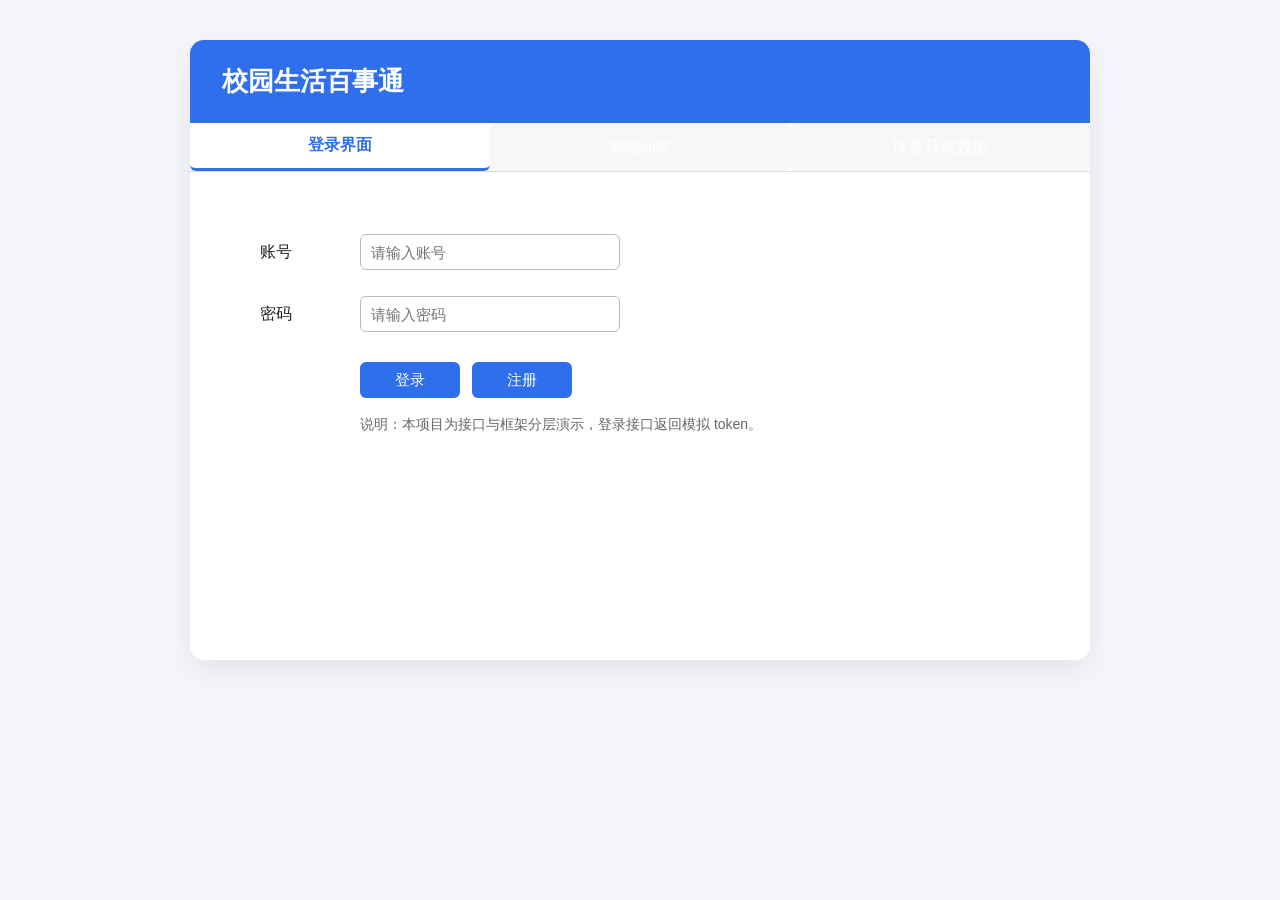
<file: index.html>
<!DOCTYPE html>
<html lang="zh-CN">
<head>
  <meta charset="UTF-8" />
  <meta name="viewport" content="width=device-width, initial-scale=1.0" />
  <title>校园生活百事通</title>
  <link rel="stylesheet" href="./style.css" />
</head>
<body>
  <div class="app">
    <h1>校园生活百事通</h1>

    <div class="tabs" role="tablist">
      <button class="tab active" data-target="login-panel" role="tab">登录界面</button>
      <button class="tab" data-target="qa-panel" role="tab">智能问答</button>
      <button class="tab" data-target="data-panel" role="tab">批量获取数据</button>
    </div>

    <main class="content">
      <section id="login-panel" class="panel active" role="tabpanel">
        <div class="form-row">
          <label for="username">账号</label>
          <input id="username" type="text" placeholder="请输入账号" />
        </div>

        <div class="form-row">
          <label for="password">密码</label>
          <input id="password" type="password" placeholder="请输入密码" />
        </div>

        <div class="button-row">
          <button id="loginBtn">登录</button>
          <button id="registerBtn">注册</button>
        </div>

        <p class="tip">说明：本项目为接口与框架分层演示，登录接口返回模拟 token。</p>
      </section>

      <section id="qa-panel" class="panel" role="tabpanel">
        <div class="qa-row">
          <label for="question">请输入问题</label>
          <input id="question" type="text" placeholder="例如：食堂几点关门" />
          <button id="askBtn">发送</button>
        </div>

        <textarea id="answer" readonly placeholder="后端返回的答案会显示在这里"></textarea>
      </section>

      <section id="data-panel" class="panel" role="tabpanel">
        <div class="button-row left">
          <button id="loadBtn">获取数据</button>
          <button id="chooseBtn">选择CSV</button>
          <button id="uploadBtn">上传CSV</button>
          <input id="csvInput" type="file" accept=".csv" hidden />
        </div>

        <p id="fileName" class="tip">CSV格式：question,category,answer</p>

        <table>
          <thead>
            <tr>
              <th>id</th>
              <th>question</th>
              <th>category</th>
            </tr>
          </thead>
          <tbody id="dataBody"></tbody>
        </table>
      </section>
    </main>
  </div>

  <script src="./script.js"></script>
</body>
</html>
</file>
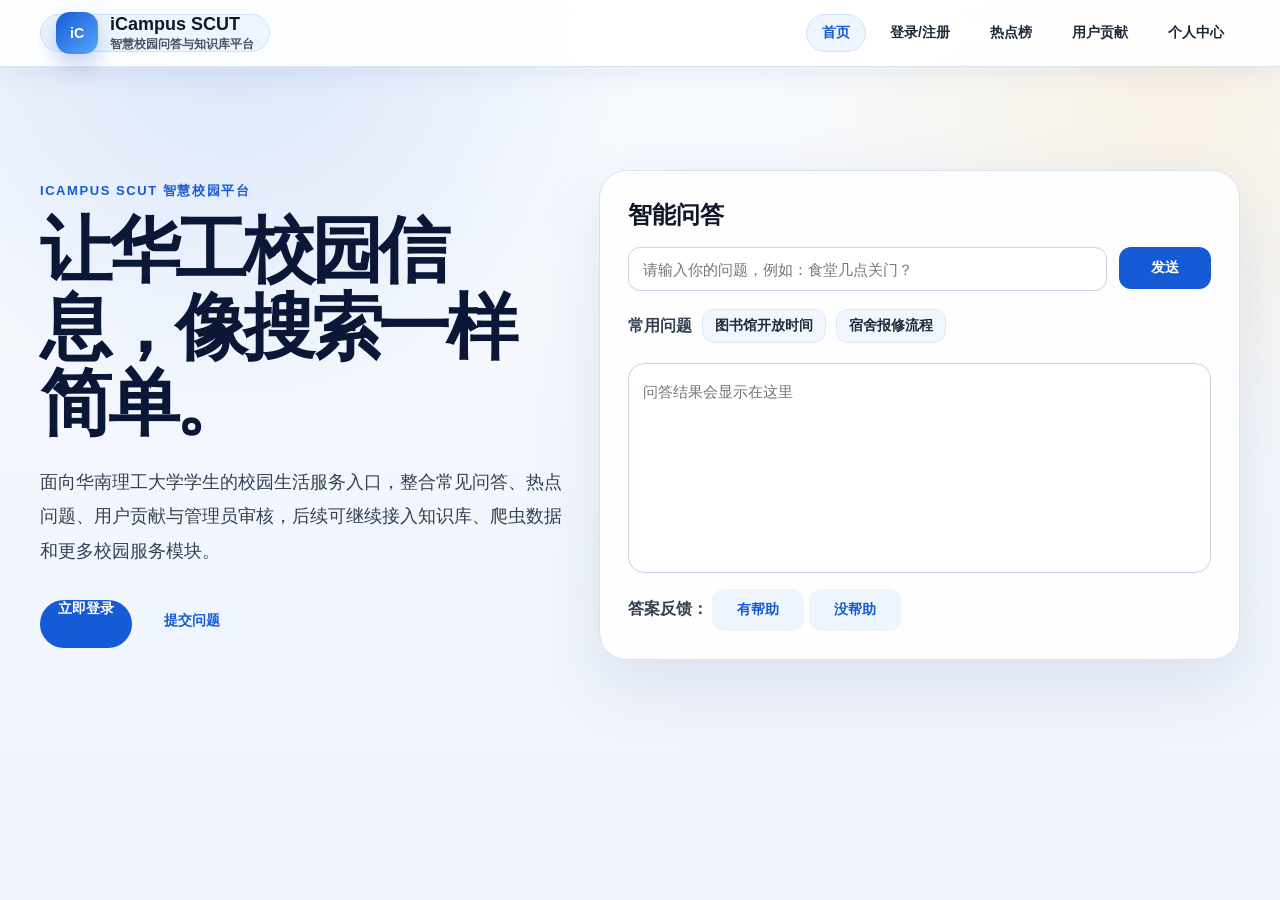
<file: webapp/index.html>
<!DOCTYPE html>
<html lang="zh-CN">
<head>
  <meta charset="UTF-8">
  <meta name="viewport" content="width=device-width, initial-scale=1.0">
  <title>iCampus SCUT</title>
  <link rel="icon" href="data:,">
  <link rel="stylesheet" href="./style.css">
</head>
<body>
  <div class="site-shell">
    <header class="topbar">
      <div class="brand tab active" data-target="home-panel" role="button" tabindex="0">
        <span class="brand-mark">iC</span>
        <div>
          <strong>iCampus SCUT</strong>
          <small>智慧校园问答与知识库平台</small>
        </div>
      </div>

      <nav class="tabs" aria-label="主导航">
        <button class="tab active" data-target="home-panel">首页</button>
        <button class="tab login-tab" data-target="login-panel">登录/注册</button>
        <button class="tab" data-target="hot-panel">热点榜</button>
        <button class="tab user-tab" data-target="contribution-panel">用户贡献</button>
        <button class="tab admin-tab" data-target="audit-panel">管理后台</button>
        <button class="tab" data-target="center-panel">个人中心</button>
      </nav>
    </header>

    <main class="content">
      <!-- 首页问答 -->
      <section id="home-panel" class="panel active">
        <div class="hero">
          <div class="hero-copy">
            <p class="eyebrow">iCampus SCUT 智慧校园平台</p>
            <h1>让华工校园信息，像搜索一样简单。</h1>
            <p class="hero-text">面向华南理工大学学生的校园生活服务入口，整合常见问答、热点问题、用户贡献与管理员审核，后续可继续接入知识库、爬虫数据和更多校园服务模块。</p>
            <div class="hero-actions">
              <button class="primary-action tab-link guest-only" data-target="login-panel">立即登录</button>
              <button class="secondary-action tab-link" data-target="contribution-panel">提交问题</button>
            </div>
          </div>

          <div class="hero-card">
            <div class="search-title">智能问答</div>
            <div class="qa-box hero-search">
              <input id="question" type="text" placeholder="请输入你的问题，例如：食堂几点关门？">
              <button id="askBtn">发送</button>
            </div>
            <div class="example-box">
              <span id="relatedTitle">常用问题</span>
              <button class="example-question">图书馆开放时间</button>
              <button class="example-question">宿舍报修流程</button>
            </div>
            <textarea id="answer" readonly placeholder="问答结果会显示在这里"></textarea>
            <div class="feedback-box">
              <span>答案反馈：</span>
              <button id="goodBtn" class="light-btn">有帮助</button>
              <button id="badBtn" class="light-btn">没帮助</button>
            </div>
          </div>
        </div>
      </section>

      <!-- 登录注册 -->
      <section id="login-panel" class="panel">
        <div class="section-head">
          <p class="eyebrow">ACCOUNT</p>
          <h2>系统登录 / 注册</h2>
          <p>普通用户用于提问、反馈和贡献内容；管理员用于进入独立后台进行审核与数据查看。</p>
        </div>

        <div class="form-card">
          <div class="form-row">
            <label for="username">账号</label>
            <input id="username" type="text" placeholder="请输入账号">
          </div>

          <div class="form-row">
            <label for="password">密码</label>
            <input id="password" type="password" placeholder="请输入密码">
          </div>

          <div class="button-row">
            <button id="loginBtn">登录</button>
            <button id="registerBtn" class="light-btn">注册账号</button>
          </div>
        </div>
      </section>

      <!-- 热点榜 -->
      <section id="hot-panel" class="panel">
        <div class="section-head row-head">
          <div>
            <p class="eyebrow">HOT QUESTIONS</p>
            <h2>热点榜</h2>
            <p>根据用户提问频率展示当前最关注的问题。</p>
          </div>
          <button id="loadHotBtn">加载热点问题</button>
        </div>

        <div class="table-card">
          <table>
            <thead>
              <tr>
                <th>排名</th>
                <th>问题</th>
                <th>热度</th>
              </tr>
            </thead>
            <tbody id="hotBody"></tbody>
          </table>
        </div>
      </section>

      <!-- 用户贡献 -->
      <section id="contribution-panel" class="panel">
        <div class="section-head">
          <p class="eyebrow">CONTRIBUTION</p>
          <h2>用户贡献</h2>
          <p>用户可以补充问题和答案，审核通过后可进入知识库，提升系统回答能力。</p>
        </div>

        <div class="form-card wide-card">
          <div class="form-row">
            <label for="conQuestion">问题标题</label>
            <input id="conQuestion" type="text" placeholder="请输入问题标题">
          </div>

          <div class="form-row top">
            <label for="conAnswer">答案内容</label>
            <textarea id="conAnswer" placeholder="请输入答案内容"></textarea>
          </div>

          <button id="submitConBtn">提交贡献</button>
        </div>
      </section>

      <!-- 管理后台 -->
      <section id="audit-panel" class="panel admin-panel">
        <div class="admin-layout">
          <aside class="admin-sidebar">
            <h2>管理后台</h2>
            <p>管理员独立工作台</p>
            <button class="admin-menu active" data-admin-view="overview">数据概览</button>
            <button class="admin-menu" data-admin-view="audit">内容审核</button>
            <button class="admin-menu" data-admin-view="knowledge">知识库状态</button>
            <button class="admin-menu" data-admin-view="crawler">爬虫任务</button>
          </aside>

          <div class="admin-main">
            <div id="admin-overview-view" class="admin-view active">
              <div class="section-head">
                <p class="eyebrow">ADMIN DASHBOARD</p>
                <h2>后台数据总览</h2>
                <p>当前内容审核和知识库运行状态。</p>
              </div>

              <div class="stat-grid">
                <div class="stat-card">
                  <span id="pendingCount">--</span>
                  <p>待审核内容</p>
                </div>
                <div class="stat-card">
                  <span id="knowledgeCount">--</span>
                  <p>知识库条目</p>
                </div>
                <div class="stat-card">
                  <span id="crawlerCount">--</span>
                  <p>爬虫导入</p>
                </div>
              </div>
            </div>

            <div id="admin-audit-view" class="admin-view">
              <div class="section-head row-head">
                <div>
                  <p class="eyebrow">CONTENT REVIEW</p>
                  <h2>内容审核</h2>
                  <p>审核用户提交的问题和答案。</p>
                </div>
                <button id="loadAuditBtn">刷新审核列表</button>
              </div>

              <div class="table-card">
                <table>
                  <thead>
                    <tr>
                      <th>ID</th>
                      <th>问题</th>
                      <th>答案</th>
                      <th>提交用户</th>
                      <th>状态</th>
                      <th>操作</th>
                    </tr>
                  </thead>
                  <tbody id="auditBody"></tbody>
                </table>
              </div>
            </div>

            <div id="admin-knowledge-view" class="admin-view">
              <div class="section-head row-head">
                <div>
                  <p class="eyebrow">KNOWLEDGE BASE</p>
                  <h2>知识库状态</h2>
                  <p>查看人工维护和爬虫导入的知识条目。</p>
                </div>
                <button id="loadKnowledgeBtn">刷新知识库</button>
              </div>

              <div class="table-card">
                <table class="knowledge-table">
                  <thead>
                    <tr>
                      <th class="checkbox-cell"><input id="selectAllKnowledge" type="checkbox" aria-label="全选知识库记录"></th>
                      <th>ID</th>
                      <th>问题</th>
                      <th>分类</th>
                      <th>关键词</th>
                      <th>来源</th>
                      <th>更新时间</th>
                      <th>操作</th>
                    </tr>
                  </thead>
                  <tbody id="knowledgeBody"></tbody>
                </table>
              </div>

              <div class="knowledge-footer">
                <button id="deleteSelectedKnowledgeBtn" class="danger-btn">批量删除</button>
                <div class="pagination">
                  <button id="prevKnowledgePageBtn" class="light-btn">上一页</button>
                  <span id="knowledgePageInfo">第 1 页 / 共 1 页</span>
                  <button id="nextKnowledgePageBtn" class="light-btn">下一页</button>
                </div>
              </div>
            </div>

            <div id="admin-crawler-view" class="admin-view">
              <div class="section-head row-head">
                <div>
                  <p class="eyebrow">CRAWLER JOB</p>
                  <h2>爬虫任务</h2>
                  <p>管理校园公告抓取、问答生成和知识库导入周期。</p>
                </div>
                <button id="refreshCrawlerBtn" class="light-btn">刷新状态</button>
              </div>

              <div class="stat-grid crawler-stat-grid">
                <div class="stat-card">
                  <span id="crawlerAvailableState">--</span>
                  <p>脚本状态</p>
                </div>
                <div class="stat-card">
                  <span id="crawlerRunningState">--</span>
                  <p>运行状态</p>
                </div>
                <div class="stat-card">
                  <span id="crawlerIntervalState">--</span>
                  <p>执行周期</p>
                </div>
              </div>

              <div class="crawler-controls">
                <label class="crawler-toggle">
                  <input id="crawlerEnabled" type="checkbox">
                  <span>启用定时爬取</span>
                </label>
                <label for="crawlerInterval">执行周期（小时）</label>
                <input id="crawlerInterval" type="number" min="1" max="168" value="24">
                <button id="saveCrawlerScheduleBtn">保存周期</button>
                <button id="runCrawlerBtn" class="light-btn">立即执行</button>
              </div>

              <dl class="crawler-details">
                <div><dt>下次执行</dt><dd id="crawlerNextRun">--</dd></div>
                <div><dt>上次开始</dt><dd id="crawlerLastStarted">--</dd></div>
                <div><dt>上次结束</dt><dd id="crawlerLastFinished">--</dd></div>
                <div><dt>上次结果</dt><dd id="crawlerLastResult">--</dd></div>
              </dl>
            </div>
          </div>
        </div>
      </section>

      <!-- 个人中心 -->
      <section id="center-panel" class="panel">
        <div class="section-head">
          <p class="eyebrow">PROFILE</p>
          <h2>个人中心</h2>
        </div>

        <div class="user-card">
          <p>当前账号：<span id="currentUser">未登录</span></p>
          <p>当前身份：<span id="currentRole">游客</span></p>
          <p>Token 状态：<span id="tokenState">无 Token</span></p>
          <button id="logoutBtn" class="gray-btn profile-logout-btn">退出登录</button>
        </div>
      </section>
    </main>
  </div>

  <script src="./script.js"></script>
</body>
</html>
</file>
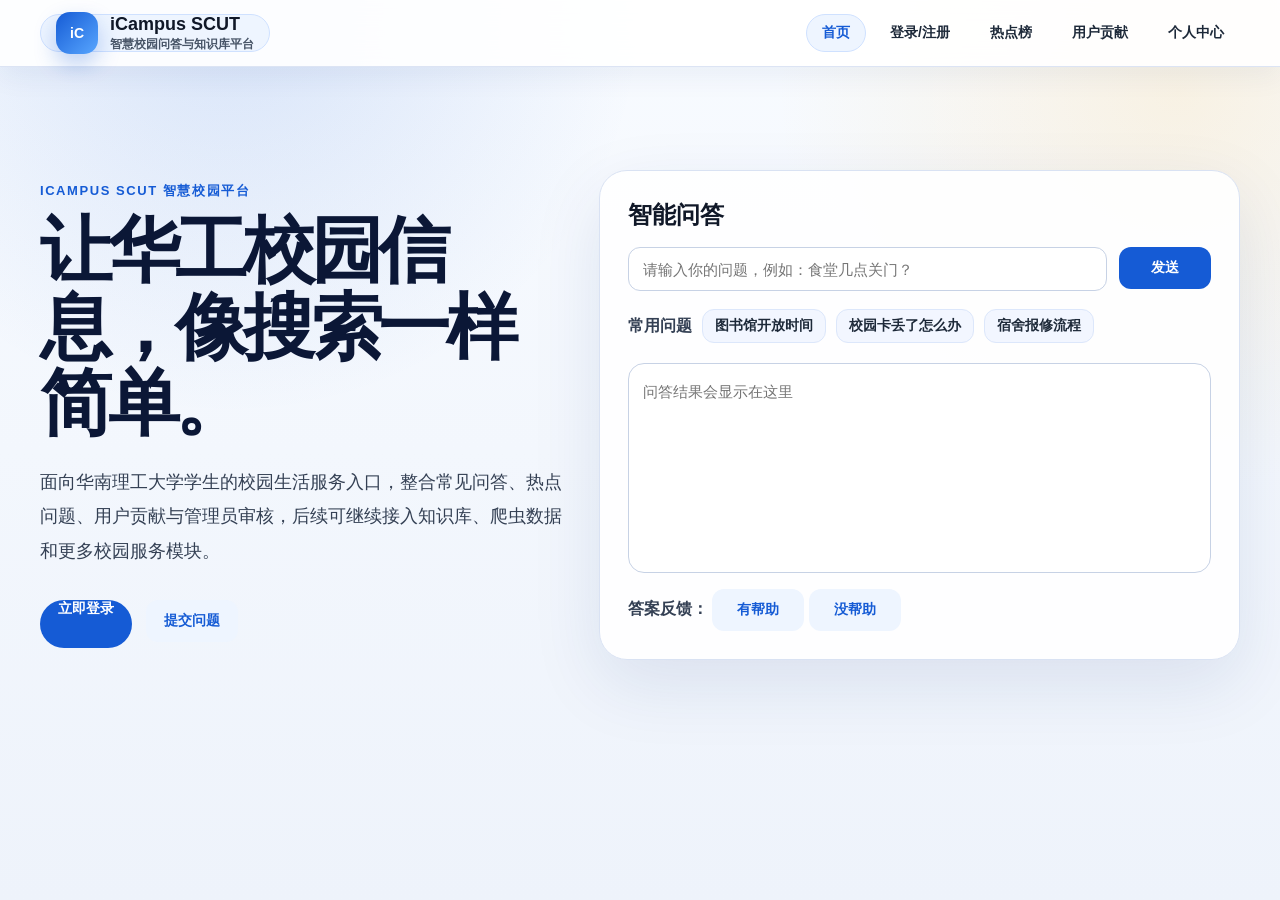
<file: backend/api/src/main/resources/static/index.html>
<!DOCTYPE html>
<html lang="zh-CN">
<head>
  <meta charset="UTF-8">
  <meta name="viewport" content="width=device-width, initial-scale=1.0">
  <title>iCampus SCUT</title>
  <link rel="icon" href="data:,">
  <link rel="stylesheet" href="./style.css">
</head>
<body>
  <div class="site-shell">
    <header class="topbar">
      <div class="brand tab active" data-target="home-panel" role="button" tabindex="0">
        <span class="brand-mark">iC</span>
        <div>
          <strong>iCampus SCUT</strong>
          <small>智慧校园问答与知识库平台</small>
        </div>
      </div>

      <nav class="tabs" aria-label="主导航">
        <button class="tab active" data-target="home-panel">首页</button>
        <button class="tab login-tab" data-target="login-panel">登录/注册</button>
        <button class="tab" data-target="hot-panel">热点榜</button>
        <button class="tab user-tab" data-target="contribution-panel">用户贡献</button>
        <button class="tab admin-tab" data-target="audit-panel">管理后台</button>
        <button class="tab" data-target="center-panel">个人中心</button>
      </nav>
    </header>

    <main class="content">
      <!-- 首页问答 -->
      <section id="home-panel" class="panel active">
        <div class="hero">
          <div class="hero-copy">
            <p class="eyebrow">iCampus SCUT 智慧校园平台</p>
            <h1>让华工校园信息，像搜索一样简单。</h1>
            <p class="hero-text">面向华南理工大学学生的校园生活服务入口，整合常见问答、热点问题、用户贡献与管理员审核，后续可继续接入知识库、爬虫数据和更多校园服务模块。</p>
            <div class="hero-actions">
              <button class="primary-action tab-link guest-only" data-target="login-panel">立即登录</button>
              <button class="secondary-action tab-link" data-target="contribution-panel">提交问题</button>
            </div>
          </div>

          <div class="hero-card">
            <div class="search-title">智能问答</div>
            <div class="qa-box hero-search">
              <input id="question" type="text" placeholder="请输入你的问题，例如：食堂几点关门？">
              <button id="askBtn">发送</button>
            </div>
            <div class="example-box">
              <span id="relatedTitle">常用问题</span>
              <button class="example-question">图书馆开放时间</button>
              <button class="example-question">校园卡丢了怎么办</button>
              <button class="example-question">宿舍报修流程</button>
            </div>
            <textarea id="answer" readonly placeholder="问答结果会显示在这里"></textarea>
            <div class="feedback-box">
              <span>答案反馈：</span>
              <button id="goodBtn" class="light-btn">有帮助</button>
              <button id="badBtn" class="light-btn">没帮助</button>
            </div>
          </div>
        </div>
      </section>

      <!-- 登录注册 -->
      <section id="login-panel" class="panel">
        <div class="section-head">
          <p class="eyebrow">ACCOUNT</p>
          <h2>系统登录 / 注册</h2>
          <p>普通用户用于提问、反馈和贡献内容；管理员用于进入独立后台进行审核与数据查看。</p>
        </div>

        <div class="form-card">
          <div class="form-row">
            <label for="username">账号</label>
            <input id="username" type="text" placeholder="请输入账号">
          </div>

          <div class="form-row">
            <label for="password">密码</label>
            <input id="password" type="password" placeholder="请输入密码">
          </div>

          <div class="button-row">
            <button id="loginBtn">登录</button>
            <button id="registerBtn" class="light-btn">注册账号</button>
          </div>
        </div>
      </section>

      <!-- 热点榜 -->
      <section id="hot-panel" class="panel">
        <div class="section-head row-head">
          <div>
            <p class="eyebrow">HOT QUESTIONS</p>
            <h2>热点榜</h2>
            <p>根据用户提问频率展示当前最关注的问题。</p>
          </div>
          <button id="loadHotBtn">加载热点问题</button>
        </div>

        <div class="table-card">
          <table>
            <thead>
              <tr>
                <th>排名</th>
                <th>问题</th>
                <th>热度</th>
              </tr>
            </thead>
            <tbody id="hotBody"></tbody>
          </table>
        </div>
      </section>

      <!-- 用户贡献 -->
      <section id="contribution-panel" class="panel">
        <div class="section-head">
          <p class="eyebrow">CONTRIBUTION</p>
          <h2>用户贡献</h2>
          <p>用户可以补充问题和答案，审核通过后可进入知识库，提升系统回答能力。</p>
        </div>

        <div class="form-card wide-card">
          <div class="form-row">
            <label for="conQuestion">问题标题</label>
            <input id="conQuestion" type="text" placeholder="请输入问题标题">
          </div>

          <div class="form-row top">
            <label for="conAnswer">答案内容</label>
            <textarea id="conAnswer" placeholder="请输入答案内容"></textarea>
          </div>

          <button id="submitConBtn">提交贡献</button>
        </div>
      </section>

      <!-- 管理后台 -->
      <section id="audit-panel" class="panel admin-panel">
        <div class="admin-layout">
          <aside class="admin-sidebar">
            <h2>管理后台</h2>
            <p>管理员独立工作台</p>
            <button class="admin-menu active" data-admin-view="overview">数据概览</button>
            <button class="admin-menu" data-admin-view="audit">内容审核</button>
            <button class="admin-menu" data-admin-view="knowledge">知识库状态</button>
            <button class="admin-menu" data-admin-view="crawler">爬虫任务</button>
          </aside>

          <div class="admin-main">
            <div id="admin-overview-view" class="admin-view active">
              <div class="section-head">
                <p class="eyebrow">ADMIN DASHBOARD</p>
                <h2>后台数据总览</h2>
                <p>当前内容审核和知识库运行状态。</p>
              </div>

              <div class="stat-grid">
                <div class="stat-card">
                  <span id="pendingCount">--</span>
                  <p>待审核内容</p>
                </div>
                <div class="stat-card">
                  <span id="knowledgeCount">--</span>
                  <p>知识库条目</p>
                </div>
                <div class="stat-card">
                  <span id="crawlerCount">--</span>
                  <p>爬虫导入</p>
                </div>
              </div>
            </div>

            <div id="admin-audit-view" class="admin-view">
              <div class="section-head row-head">
                <div>
                  <p class="eyebrow">CONTENT REVIEW</p>
                  <h2>内容审核</h2>
                  <p>审核用户提交的问题和答案。</p>
                </div>
                <button id="loadAuditBtn">刷新审核列表</button>
              </div>

              <div class="table-card">
                <table>
                  <thead>
                    <tr>
                      <th>ID</th>
                      <th>问题</th>
                      <th>答案</th>
                      <th>提交用户</th>
                      <th>状态</th>
                      <th>操作</th>
                    </tr>
                  </thead>
                  <tbody id="auditBody"></tbody>
                </table>
              </div>
            </div>

            <div id="admin-knowledge-view" class="admin-view">
              <div class="section-head row-head">
                <div>
                  <p class="eyebrow">KNOWLEDGE BASE</p>
                  <h2>知识库状态</h2>
                  <p>查看人工维护和爬虫导入的知识条目。</p>
                </div>
                <button id="loadKnowledgeBtn">刷新知识库</button>
              </div>

              <div class="table-card">
                <table class="knowledge-table">
                  <thead>
                    <tr>
                      <th class="checkbox-cell"><input id="selectAllKnowledge" type="checkbox" aria-label="全选知识库记录"></th>
                      <th>ID</th>
                      <th>问题</th>
                      <th>分类</th>
                      <th>关键词</th>
                      <th>来源</th>
                      <th>更新时间</th>
                      <th>操作</th>
                    </tr>
                  </thead>
                  <tbody id="knowledgeBody"></tbody>
                </table>
              </div>

              <div class="knowledge-footer">
                <button id="deleteSelectedKnowledgeBtn" class="danger-btn">批量删除</button>
                <div class="pagination">
                  <button id="prevKnowledgePageBtn" class="light-btn">上一页</button>
                  <span id="knowledgePageInfo">第 1 页 / 共 1 页</span>
                  <button id="nextKnowledgePageBtn" class="light-btn">下一页</button>
                </div>
              </div>
            </div>

            <div id="admin-crawler-view" class="admin-view">
              <div class="section-head row-head">
                <div>
                  <p class="eyebrow">CRAWLER JOB</p>
                  <h2>爬虫任务</h2>
                  <p>管理校园公告抓取、问答生成和知识库导入周期。</p>
                </div>
                <button id="refreshCrawlerBtn" class="light-btn">刷新状态</button>
              </div>

              <div class="stat-grid crawler-stat-grid">
                <div class="stat-card">
                  <span id="crawlerAvailableState">--</span>
                  <p>脚本状态</p>
                </div>
                <div class="stat-card">
                  <span id="crawlerRunningState">--</span>
                  <p>运行状态</p>
                </div>
                <div class="stat-card">
                  <span id="crawlerIntervalState">--</span>
                  <p>执行周期</p>
                </div>
              </div>

              <div class="crawler-controls">
                <label class="crawler-toggle">
                  <input id="crawlerEnabled" type="checkbox">
                  <span>启用定时爬取</span>
                </label>
                <label for="crawlerInterval">执行周期（小时）</label>
                <input id="crawlerInterval" type="number" min="1" max="168" value="24">
                <button id="saveCrawlerScheduleBtn">保存周期</button>
                <button id="runCrawlerBtn" class="light-btn">立即执行</button>
              </div>

              <dl class="crawler-details">
                <div><dt>下次执行</dt><dd id="crawlerNextRun">--</dd></div>
                <div><dt>上次开始</dt><dd id="crawlerLastStarted">--</dd></div>
                <div><dt>上次结束</dt><dd id="crawlerLastFinished">--</dd></div>
                <div><dt>上次结果</dt><dd id="crawlerLastResult">--</dd></div>
              </dl>
            </div>
          </div>
        </div>
      </section>

      <!-- 个人中心 -->
      <section id="center-panel" class="panel">
        <div class="section-head">
          <p class="eyebrow">PROFILE</p>
          <h2>个人中心</h2>
        </div>

        <div class="user-card">
          <p>当前账号：<span id="currentUser">未登录</span></p>
          <p>当前身份：<span id="currentRole">游客</span></p>
          <p>Token 状态：<span id="tokenState">无 Token</span></p>
          <button id="logoutBtn" class="gray-btn profile-logout-btn">退出登录</button>
        </div>
      </section>
    </main>
  </div>

  <script src="./script.js"></script>
</body>
</html>
</file>
<file: style.css>
* {
  box-sizing: border-box;
}

body {
  margin: 0;
  font-family: "Microsoft YaHei", Arial, sans-serif;
  background: #f4f6fb;
  color: #222;
}

.app {
  width: 900px;
  min-height: 600px;
  margin: 40px auto;
  background: #fff;
  border-radius: 14px;
  box-shadow: 0 10px 30px rgba(0, 0, 0, 0.08);
  overflow: hidden;
}

h1 {
  margin: 0;
  padding: 24px 32px;
  font-size: 26px;
  background: #2f6feb;
  color: #fff;
}

.tabs {
  display: flex;
  border-bottom: 1px solid #ddd;
}

.tab {
  flex: 1;
  height: 48px;
  border: none;
  background: #f7f7f7;
  cursor: pointer;
  font-size: 16px;
}

.tab.active {
  background: #fff;
  color: #2f6feb;
  font-weight: bold;
  border-bottom: 3px solid #2f6feb;
}

.content {
  padding: 36px 70px;
}

.panel {
  display: none;
  min-height: 390px;
}

.panel.active {
  display: block;
}

.form-row {
  display: flex;
  align-items: center;
  margin: 26px 0;
}

.form-row label {
  width: 100px;
  font-size: 16px;
}

input {
  width: 260px;
  height: 36px;
  padding: 0 10px;
  border: 1px solid #bbb;
  border-radius: 6px;
  font-size: 15px;
}

.button-row {
  display: flex;
  gap: 12px;
  margin-left: 100px;
  margin-top: 30px;
}

.button-row.left {
  margin-left: 0;
  margin-top: 0;
  margin-bottom: 14px;
}

button {
  min-width: 100px;
  height: 36px;
  border: none;
  border-radius: 6px;
  background: #2f6feb;
  color: #fff;
  cursor: pointer;
  font-size: 15px;
}

button:hover {
  background: #2459c9;
}

.qa-row {
  display: flex;
  align-items: center;
  gap: 14px;
}

.qa-row label {
  width: 90px;
}

.qa-row input {
  width: 400px;
}

textarea {
  display: block;
  width: 650px;
  height: 250px;
  margin-top: 42px;
  padding: 12px;
  resize: none;
  border: 1px solid #bbb;
  border-radius: 8px;
  font-size: 16px;
  line-height: 1.8;
}

table {
  width: 650px;
  border-collapse: collapse;
  background: #fff;
}

th,
td {
  border: 1px solid #ccc;
  padding: 12px;
  text-align: left;
}

th {
  background: #f0f3f9;
}

.tip {
  margin: 18px 0 0 100px;
  color: #666;
  font-size: 14px;
}

#fileName {
  margin-left: 0;
  margin-bottom: 18px;
}

@media (max-width: 960px) {
  .app {
    width: calc(100% - 32px);
    margin: 16px auto;
  }

  .content {
    padding: 24px;
  }

  textarea,
  table {
    width: 100%;
  }

  .qa-row {
    flex-wrap: wrap;
  }
}
</file>
<file: webapp/style.css>
* {
  box-sizing: border-box;
}

:root {
  --blue: #155bd5;
  --blue-dark: #0f2f72;
  --text: #101828;
  --muted: #475467;
  --line: #d9e2f3;
  --soft: #f5f7fb;
  --card: rgba(255, 255, 255, 0.92);
}

body {
  margin: 0;
  font-family: "Microsoft YaHei", Arial, sans-serif;
  color: var(--text);
  background:
    radial-gradient(circle at 18% 0%, rgba(21, 91, 213, 0.14), transparent 30%),
    radial-gradient(circle at 92% 10%, rgba(255, 196, 87, 0.16), transparent 28%),
    linear-gradient(180deg, #f8fbff 0%, #eef3fb 100%);
}

.site-shell {
  min-height: 100vh;
}

.topbar {
  position: sticky;
  top: 0;
  z-index: 20;
  display: flex;
  align-items: center;
  justify-content: space-between;
  gap: 24px;
  padding: 14px 40px;
  background: rgba(255, 255, 255, 0.9);
  backdrop-filter: blur(18px);
  border-bottom: 1px solid rgba(217, 226, 243, 0.9);
  box-shadow: 0 10px 28px rgba(15, 47, 114, 0.06);
}

.brand {
  display: flex;
  align-items: center;
  gap: 12px;
  min-width: 230px;
  cursor: pointer;
}

.brand-mark {
  width: 42px;
  height: 42px;
  display: grid;
  place-items: center;
  border-radius: 14px;
  color: #fff;
  background: linear-gradient(135deg, #155bd5, #58a6ff);
  font-weight: 800;
  box-shadow: 0 10px 22px rgba(21, 91, 213, 0.28);
}

.brand strong {
  display: block;
  color: var(--text);
  font-size: 18px;
}

.brand small {
  color: var(--muted);
  font-size: 12px;
}

.tabs {
  display: flex;
  align-items: center;
  justify-content: flex-end;
  gap: 8px;
  flex-wrap: wrap;
}

.tab {
  min-width: auto;
  height: 38px;
  padding: 0 15px;
  border: 1px solid transparent;
  border-radius: 999px;
  background: transparent;
  color: #1d2939;
  cursor: pointer;
  font-size: 14px;
  font-weight: 600;
}

.tab:hover,
.tab.active {
  color: var(--blue);
  background: #eef5ff;
  border-color: #cfe1ff;
}

.content {
  width: min(1200px, calc(100% - 48px));
  margin: 0 auto;
  padding: 38px 0 70px;
}

.panel {
  display: none;
  min-height: 520px;
}

.panel.active {
  display: block;
}

.hero {
  display: grid;
  grid-template-columns: 0.9fr 1.1fr;
  gap: 34px;
  align-items: center;
  min-height: 620px;
}

.eyebrow {
  margin: 0 0 12px;
  color: var(--blue);
  font-size: 13px;
  font-weight: 800;
  letter-spacing: 0.12em;
  text-transform: uppercase;
}

.hero h1 {
  margin: 0;
  max-width: 560px;
  color: #0b1736;
  font-size: clamp(42px, 6vw, 72px);
  line-height: 1.06;
  letter-spacing: -0.06em;
}

.hero-text {
  max-width: 560px;
  margin: 24px 0 0;
  color: #344054;
  font-size: 18px;
  line-height: 1.9;
}

.hero-actions {
  display: flex;
  gap: 14px;
  margin-top: 32px;
}

.hero-card,
.form-card,
.table-card,
.user-card,
.feature-card,
.stat-card {
  background: var(--card);
  border: 1px solid var(--line);
  border-radius: 28px;
  box-shadow: 0 24px 70px rgba(15, 47, 114, 0.1);
}

.hero-card {
  padding: 28px;
}

.search-title {
  margin-bottom: 16px;
  color: var(--text);
  font-size: 24px;
  font-weight: 800;
}

.qa-box {
  display: flex;
  gap: 12px;
}

input,
textarea {
  border: 1px solid #c7d2e5;
  color: var(--text);
  background: #fff;
  font-family: inherit;
  font-size: 15px;
  outline: none;
}

input:focus,
textarea:focus {
  border-color: var(--blue);
  box-shadow: 0 0 0 4px rgba(21, 91, 213, 0.1);
}

input {
  width: 320px;
  height: 44px;
  padding: 0 14px;
  border-radius: 12px;
}

.qa-box input {
  flex: 1;
  width: 100%;
}

textarea {
  display: block;
  width: 100%;
  height: 210px;
  margin-top: 20px;
  padding: 14px;
  resize: none;
  border-radius: 16px;
  line-height: 1.8;
}

button {
  min-width: 92px;
  height: 42px;
  padding: 0 18px;
  border: none;
  border-radius: 12px;
  background: var(--blue);
  color: #fff;
  cursor: pointer;
  font-size: 14px;
  font-weight: 700;
}

button:hover {
  background: #104bb2;
}

.primary-action {
  height: 48px;
  border-radius: 999px;
}

.secondary-action,
.light-btn {
  color: var(--blue);
  background: #eef5ff;
}

.secondary-action:hover,
.light-btn:hover {
  background: #dceaff;
}

.gray-btn {
  background: #667085;
}

.gray-btn:hover {
  background: #475467;
}

.danger-btn {
  background: #d92d20;
}

.danger-btn:hover {
  background: #b42318;
}

.example-box {
  display: flex;
  align-items: center;
  flex-wrap: wrap;
  gap: 10px;
  margin-top: 18px;
}

.example-box span,
.feedback-box span {
  color: #344054;
  font-weight: 700;
}

.example-question {
  height: 34px;
  min-width: auto;
  padding: 0 12px;
  color: #1d2939;
  background: #f2f6ff;
  border: 1px solid #dce7fb;
}

.feedback-box {
  margin-top: 16px;
}

.section-head {
  margin-bottom: 24px;
}

.section-head h2 {
  margin: 0 0 10px;
  color: #0b1736;
  font-size: 36px;
}

.section-head p:last-child {
  margin: 0;
  color: #344054;
  font-size: 16px;
  line-height: 1.8;
}

.row-head {
  display: flex;
  justify-content: space-between;
  align-items: flex-end;
  gap: 20px;
}

.form-card {
  max-width: 760px;
  padding: 30px;
}

.wide-card {
  max-width: 920px;
}

.form-row {
  display: flex;
  align-items: center;
  gap: 18px;
  margin: 18px 0;
}

.form-row.top {
  align-items: flex-start;
}

.form-row label {
  width: 100px;
  color: #1d2939;
  font-size: 15px;
  font-weight: 700;
}

.role-box {
  display: flex;
  gap: 28px;
}

.role-box label {
  width: auto;
  display: flex;
  align-items: center;
  gap: 6px;
  color: #344054;
}

.role-box input {
  width: auto;
  height: auto;
}

.button-row {
  display: flex;
  gap: 12px;
  margin-left: 118px;
  margin-top: 28px;
}

table {
  width: 100%;
  border-collapse: collapse;
  background: #fff;
}

.table-card {
  overflow-x: auto;
}

th,
td {
  border-bottom: 1px solid #e4eaf5;
  padding: 16px;
  text-align: left;
  color: #1d2939;
}

th {
  background: #f4f7fc;
  color: #344054;
  font-size: 14px;
}

.user-card {
  width: 460px;
  padding: 26px;
}

.user-card p {
  color: #344054;
  font-size: 16px;
  line-height: 2;
}

.user-card span {
  color: var(--text);
  font-weight: 800;
}

.admin-layout {
  display: grid;
  grid-template-columns: 260px 1fr;
  gap: 24px;
}

.admin-main {
  min-width: 0;
}

.admin-view {
  display: none;
}

.admin-view.active {
  display: block;
}

.admin-sidebar {
  min-height: 620px;
  padding: 26px;
  border-radius: 28px;
  background: #0b1736;
  color: #fff;
}

.admin-sidebar h2 {
  margin: 0 0 8px;
  color: #fff;
}

.admin-sidebar p {
  margin: 0 0 24px;
  color: #b9c4d8;
}

.admin-menu {
  display: block;
  width: 100%;
  margin-bottom: 10px;
  text-align: left;
  background: rgba(255, 255, 255, 0.08);
}

.admin-menu.active,
.admin-menu:hover {
  background: #155bd5;
}

.knowledge-table {
  min-width: 920px;
}

.source-badge {
  display: inline-block;
  padding: 5px 9px;
  border-radius: 6px;
  background: #eef2f7;
  color: #344054;
  font-size: 13px;
  font-weight: 700;
  white-space: nowrap;
}

.source-badge.crawler {
  background: #e7f6ec;
  color: #16723a;
}

.audit-answer {
  min-width: 240px;
  white-space: normal;
}

.crawler-controls {
  display: flex;
  align-items: center;
  gap: 14px;
  flex-wrap: wrap;
  margin-bottom: 22px;
  padding: 18px 0;
  border-top: 1px solid var(--line);
  border-bottom: 1px solid var(--line);
}

.crawler-controls > label:not(.crawler-toggle) {
  color: #344054;
  font-weight: 700;
}

.crawler-toggle {
  display: inline-flex;
  align-items: center;
  gap: 8px;
  color: #1d2939;
  font-weight: 800;
}

.crawler-toggle input {
  width: 20px;
  height: 20px;
  accent-color: var(--blue);
}

#crawlerInterval {
  width: 110px;
}

.crawler-details {
  display: grid;
  grid-template-columns: repeat(2, minmax(0, 1fr));
  gap: 12px 28px;
  margin: 0;
}

.crawler-details div {
  display: grid;
  grid-template-columns: 90px 1fr;
  gap: 12px;
  padding: 12px 0;
  border-bottom: 1px solid var(--line);
}

.crawler-details dt {
  color: #667085;
}

.crawler-details dd {
  margin: 0;
  color: #1d2939;
  font-weight: 700;
}

.stat-grid {
  display: grid;
  grid-template-columns: repeat(3, 1fr);
  gap: 16px;
  margin-bottom: 22px;
}

.stat-card {
  padding: 24px;
}

.stat-card span {
  color: var(--blue);
  font-size: 38px;
  font-weight: 900;
}

.stat-card p {
  margin: 8px 0 0;
  color: #344054;
  font-weight: 700;
}

@media (max-width: 980px) {
  .topbar {
    align-items: flex-start;
    flex-direction: column;
    padding: 14px 20px;
  }

  .content {
    width: calc(100% - 28px);
    padding-top: 24px;
  }

  .hero,
  .admin-layout,
  .stat-grid {
    grid-template-columns: 1fr;
  }

  .hero {
    min-height: auto;
  }

  .admin-sidebar {
    min-height: auto;
  }

  .crawler-controls {
    align-items: stretch;
    flex-direction: column;
  }

  #crawlerInterval {
    width: 100%;
  }

  .crawler-details {
    grid-template-columns: 1fr;
  }

  .row-head {
    align-items: flex-start;
    flex-direction: column;
  }

  .form-row {
    flex-wrap: wrap;
  }

  .form-row label {
    width: 100%;
  }

  .button-row {
    margin-left: 0;
  }

  input {
    width: 100%;
  }

  .knowledge-table {
    min-width: 0;
    table-layout: fixed;
  }

  .knowledge-table th,
  .knowledge-table td {
    padding: 11px 8px;
    font-size: 13px;
  }

  .knowledge-table th:nth-child(1) {
    width: 42px;
  }

  .knowledge-table th:nth-child(3) {
    width: 62px;
  }

  .knowledge-table th:nth-child(5) {
    width: 82px;
  }

  .knowledge-table .source-badge {
    max-width: 100%;
    padding: 4px;
    font-size: 11px;
    line-height: 1.3;
    overflow-wrap: anywhere;
    white-space: normal;
  }

  .knowledge-table th:nth-child(4),
  .knowledge-table td:nth-child(4),
  .knowledge-table th:nth-child(6),
  .knowledge-table td:nth-child(6) {
    display: none;
  }
}


.login-tab,
.guest-only,
.admin-tab,
.profile-logout-btn {
  transition: opacity 0.2s ease;
}

.profile-logout-btn {
  margin-top: 14px;
}

.checkbox-cell {
  width: 54px;
  text-align: center;
}

.checkbox-cell input,
.knowledge-checkbox,
#selectAllKnowledge {
  width: 18px;
  height: 18px;
  accent-color: var(--blue);
  cursor: pointer;
}

.knowledge-footer {
  display: flex;
  justify-content: space-between;
  align-items: center;
  gap: 16px;
  margin-top: 18px;
  padding: 16px 18px;
  border: 1px solid var(--line);
  border-radius: 18px;
  background: rgba(255, 255, 255, 0.82);
}

.pagination {
  display: flex;
  align-items: center;
  gap: 12px;
  color: #344054;
  font-weight: 700;
}

.pagination button:disabled {
  cursor: not-allowed;
  opacity: 0.45;
}

@media (max-width: 980px) {
  .knowledge-footer,
  .pagination {
    align-items: stretch;
    flex-direction: column;
  }

  .knowledge-footer button,
  .pagination button {
    width: 100%;
  }

  .knowledge-table th:nth-child(1) {
    width: 42px;
  }

  .knowledge-table th:nth-child(2) {
    width: 42px;
  }

  .knowledge-table th:nth-child(4) {
    width: 62px;
  }

  .knowledge-table th:nth-child(6) {
    width: 82px;
  }

  .knowledge-table th:nth-child(5),
  .knowledge-table td:nth-child(5),
  .knowledge-table th:nth-child(7),
  .knowledge-table td:nth-child(7) {
    display: none;
  }
}
</file>
<file: backend/api/src/main/resources/static/style.css>
* {
  box-sizing: border-box;
}

:root {
  --blue: #155bd5;
  --blue-dark: #0f2f72;
  --text: #101828;
  --muted: #475467;
  --line: #d9e2f3;
  --soft: #f5f7fb;
  --card: rgba(255, 255, 255, 0.92);
}

body {
  margin: 0;
  font-family: "Microsoft YaHei", Arial, sans-serif;
  color: var(--text);
  background:
    radial-gradient(circle at 18% 0%, rgba(21, 91, 213, 0.14), transparent 30%),
    radial-gradient(circle at 92% 10%, rgba(255, 196, 87, 0.16), transparent 28%),
    linear-gradient(180deg, #f8fbff 0%, #eef3fb 100%);
}

.site-shell {
  min-height: 100vh;
}

.topbar {
  position: sticky;
  top: 0;
  z-index: 20;
  display: flex;
  align-items: center;
  justify-content: space-between;
  gap: 24px;
  padding: 14px 40px;
  background: rgba(255, 255, 255, 0.9);
  backdrop-filter: blur(18px);
  border-bottom: 1px solid rgba(217, 226, 243, 0.9);
  box-shadow: 0 10px 28px rgba(15, 47, 114, 0.06);
}

.brand {
  display: flex;
  align-items: center;
  gap: 12px;
  min-width: 230px;
  cursor: pointer;
}

.brand-mark {
  width: 42px;
  height: 42px;
  display: grid;
  place-items: center;
  border-radius: 14px;
  color: #fff;
  background: linear-gradient(135deg, #155bd5, #58a6ff);
  font-weight: 800;
  box-shadow: 0 10px 22px rgba(21, 91, 213, 0.28);
}

.brand strong {
  display: block;
  color: var(--text);
  font-size: 18px;
}

.brand small {
  color: var(--muted);
  font-size: 12px;
}

.tabs {
  display: flex;
  align-items: center;
  justify-content: flex-end;
  gap: 8px;
  flex-wrap: wrap;
}

.tab {
  min-width: auto;
  height: 38px;
  padding: 0 15px;
  border: 1px solid transparent;
  border-radius: 999px;
  background: transparent;
  color: #1d2939;
  cursor: pointer;
  font-size: 14px;
  font-weight: 600;
}

.tab:hover,
.tab.active {
  color: var(--blue);
  background: #eef5ff;
  border-color: #cfe1ff;
}

.content {
  width: min(1200px, calc(100% - 48px));
  margin: 0 auto;
  padding: 38px 0 70px;
}

.panel {
  display: none;
  min-height: 520px;
}

.panel.active {
  display: block;
}

.hero {
  display: grid;
  grid-template-columns: 0.9fr 1.1fr;
  gap: 34px;
  align-items: center;
  min-height: 620px;
}

.eyebrow {
  margin: 0 0 12px;
  color: var(--blue);
  font-size: 13px;
  font-weight: 800;
  letter-spacing: 0.12em;
  text-transform: uppercase;
}

.hero h1 {
  margin: 0;
  max-width: 560px;
  color: #0b1736;
  font-size: clamp(42px, 6vw, 72px);
  line-height: 1.06;
  letter-spacing: -0.06em;
}

.hero-text {
  max-width: 560px;
  margin: 24px 0 0;
  color: #344054;
  font-size: 18px;
  line-height: 1.9;
}

.hero-actions {
  display: flex;
  gap: 14px;
  margin-top: 32px;
}

.hero-card,
.form-card,
.table-card,
.user-card,
.feature-card,
.stat-card {
  background: var(--card);
  border: 1px solid var(--line);
  border-radius: 28px;
  box-shadow: 0 24px 70px rgba(15, 47, 114, 0.1);
}

.hero-card {
  padding: 28px;
}

.search-title {
  margin-bottom: 16px;
  color: var(--text);
  font-size: 24px;
  font-weight: 800;
}

.qa-box {
  display: flex;
  gap: 12px;
}

input,
textarea {
  border: 1px solid #c7d2e5;
  color: var(--text);
  background: #fff;
  font-family: inherit;
  font-size: 15px;
  outline: none;
}

input:focus,
textarea:focus {
  border-color: var(--blue);
  box-shadow: 0 0 0 4px rgba(21, 91, 213, 0.1);
}

input {
  width: 320px;
  height: 44px;
  padding: 0 14px;
  border-radius: 12px;
}

.qa-box input {
  flex: 1;
  width: 100%;
}

textarea {
  display: block;
  width: 100%;
  height: 210px;
  margin-top: 20px;
  padding: 14px;
  resize: none;
  border-radius: 16px;
  line-height: 1.8;
}

button {
  min-width: 92px;
  height: 42px;
  padding: 0 18px;
  border: none;
  border-radius: 12px;
  background: var(--blue);
  color: #fff;
  cursor: pointer;
  font-size: 14px;
  font-weight: 700;
}

button:hover {
  background: #104bb2;
}

.primary-action {
  height: 48px;
  border-radius: 999px;
}

.secondary-action,
.light-btn {
  color: var(--blue);
  background: #eef5ff;
}

.secondary-action:hover,
.light-btn:hover {
  background: #dceaff;
}

.gray-btn {
  background: #667085;
}

.gray-btn:hover {
  background: #475467;
}

.danger-btn {
  background: #d92d20;
}

.danger-btn:hover {
  background: #b42318;
}

.example-box {
  display: flex;
  align-items: center;
  flex-wrap: wrap;
  gap: 10px;
  margin-top: 18px;
}

.example-box span,
.feedback-box span {
  color: #344054;
  font-weight: 700;
}

.example-question {
  height: 34px;
  min-width: auto;
  padding: 0 12px;
  color: #1d2939;
  background: #f2f6ff;
  border: 1px solid #dce7fb;
}

.feedback-box {
  margin-top: 16px;
}

.section-head {
  margin-bottom: 24px;
}

.section-head h2 {
  margin: 0 0 10px;
  color: #0b1736;
  font-size: 36px;
}

.section-head p:last-child {
  margin: 0;
  color: #344054;
  font-size: 16px;
  line-height: 1.8;
}

.row-head {
  display: flex;
  justify-content: space-between;
  align-items: flex-end;
  gap: 20px;
}

.form-card {
  max-width: 760px;
  padding: 30px;
}

.wide-card {
  max-width: 920px;
}

.form-row {
  display: flex;
  align-items: center;
  gap: 18px;
  margin: 18px 0;
}

.form-row.top {
  align-items: flex-start;
}

.form-row label {
  width: 100px;
  color: #1d2939;
  font-size: 15px;
  font-weight: 700;
}

.role-box {
  display: flex;
  gap: 28px;
}

.role-box label {
  width: auto;
  display: flex;
  align-items: center;
  gap: 6px;
  color: #344054;
}

.role-box input {
  width: auto;
  height: auto;
}

.button-row {
  display: flex;
  gap: 12px;
  margin-left: 118px;
  margin-top: 28px;
}

table {
  width: 100%;
  border-collapse: collapse;
  background: #fff;
}

.table-card {
  overflow-x: auto;
}

th,
td {
  border-bottom: 1px solid #e4eaf5;
  padding: 16px;
  text-align: left;
  color: #1d2939;
}

th {
  background: #f4f7fc;
  color: #344054;
  font-size: 14px;
}

.user-card {
  width: 460px;
  padding: 26px;
}

.user-card p {
  color: #344054;
  font-size: 16px;
  line-height: 2;
}

.user-card span {
  color: var(--text);
  font-weight: 800;
}

.admin-layout {
  display: grid;
  grid-template-columns: 260px 1fr;
  gap: 24px;
}

.admin-main {
  min-width: 0;
}

.admin-view {
  display: none;
}

.admin-view.active {
  display: block;
}

.admin-sidebar {
  min-height: 620px;
  padding: 26px;
  border-radius: 28px;
  background: #0b1736;
  color: #fff;
}

.admin-sidebar h2 {
  margin: 0 0 8px;
  color: #fff;
}

.admin-sidebar p {
  margin: 0 0 24px;
  color: #b9c4d8;
}

.admin-menu {
  display: block;
  width: 100%;
  margin-bottom: 10px;
  text-align: left;
  background: rgba(255, 255, 255, 0.08);
}

.admin-menu.active,
.admin-menu:hover {
  background: #155bd5;
}

.knowledge-table {
  min-width: 920px;
}

.source-badge {
  display: inline-block;
  padding: 5px 9px;
  border-radius: 6px;
  background: #eef2f7;
  color: #344054;
  font-size: 13px;
  font-weight: 700;
  white-space: nowrap;
}

.source-badge.crawler {
  background: #e7f6ec;
  color: #16723a;
}

.audit-answer {
  min-width: 240px;
  white-space: normal;
}

.crawler-controls {
  display: flex;
  align-items: center;
  gap: 14px;
  flex-wrap: wrap;
  margin-bottom: 22px;
  padding: 18px 0;
  border-top: 1px solid var(--line);
  border-bottom: 1px solid var(--line);
}

.crawler-controls > label:not(.crawler-toggle) {
  color: #344054;
  font-weight: 700;
}

.crawler-toggle {
  display: inline-flex;
  align-items: center;
  gap: 8px;
  color: #1d2939;
  font-weight: 800;
}

.crawler-toggle input {
  width: 20px;
  height: 20px;
  accent-color: var(--blue);
}

#crawlerInterval {
  width: 110px;
}

.crawler-details {
  display: grid;
  grid-template-columns: repeat(2, minmax(0, 1fr));
  gap: 12px 28px;
  margin: 0;
}

.crawler-details div {
  display: grid;
  grid-template-columns: 90px 1fr;
  gap: 12px;
  padding: 12px 0;
  border-bottom: 1px solid var(--line);
}

.crawler-details dt {
  color: #667085;
}

.crawler-details dd {
  margin: 0;
  color: #1d2939;
  font-weight: 700;
}

.stat-grid {
  display: grid;
  grid-template-columns: repeat(3, 1fr);
  gap: 16px;
  margin-bottom: 22px;
}

.stat-card {
  padding: 24px;
}

.stat-card span {
  color: var(--blue);
  font-size: 38px;
  font-weight: 900;
}

.stat-card p {
  margin: 8px 0 0;
  color: #344054;
  font-weight: 700;
}

@media (max-width: 980px) {
  .topbar {
    align-items: flex-start;
    flex-direction: column;
    padding: 14px 20px;
  }

  .content {
    width: calc(100% - 28px);
    padding-top: 24px;
  }

  .hero,
  .admin-layout,
  .stat-grid {
    grid-template-columns: 1fr;
  }

  .hero {
    min-height: auto;
  }

  .admin-sidebar {
    min-height: auto;
  }

  .crawler-controls {
    align-items: stretch;
    flex-direction: column;
  }

  #crawlerInterval {
    width: 100%;
  }

  .crawler-details {
    grid-template-columns: 1fr;
  }

  .row-head {
    align-items: flex-start;
    flex-direction: column;
  }

  .form-row {
    flex-wrap: wrap;
  }

  .form-row label {
    width: 100%;
  }

  .button-row {
    margin-left: 0;
  }

  input {
    width: 100%;
  }

  .knowledge-table {
    min-width: 0;
    table-layout: fixed;
  }

  .knowledge-table th,
  .knowledge-table td {
    padding: 11px 8px;
    font-size: 13px;
  }

  .knowledge-table th:nth-child(1) {
    width: 42px;
  }

  .knowledge-table th:nth-child(3) {
    width: 62px;
  }

  .knowledge-table th:nth-child(5) {
    width: 82px;
  }

  .knowledge-table .source-badge {
    max-width: 100%;
    padding: 4px;
    font-size: 11px;
    line-height: 1.3;
    overflow-wrap: anywhere;
    white-space: normal;
  }

  .knowledge-table th:nth-child(4),
  .knowledge-table td:nth-child(4),
  .knowledge-table th:nth-child(6),
  .knowledge-table td:nth-child(6) {
    display: none;
  }
}


.login-tab,
.guest-only,
.admin-tab,
.profile-logout-btn {
  transition: opacity 0.2s ease;
}

.profile-logout-btn {
  margin-top: 14px;
}

.checkbox-cell {
  width: 54px;
  text-align: center;
}

.checkbox-cell input,
.knowledge-checkbox,
#selectAllKnowledge {
  width: 18px;
  height: 18px;
  accent-color: var(--blue);
  cursor: pointer;
}

.knowledge-footer {
  display: flex;
  justify-content: space-between;
  align-items: center;
  gap: 16px;
  margin-top: 18px;
  padding: 16px 18px;
  border: 1px solid var(--line);
  border-radius: 18px;
  background: rgba(255, 255, 255, 0.82);
}

.pagination {
  display: flex;
  align-items: center;
  gap: 12px;
  color: #344054;
  font-weight: 700;
}

.pagination button:disabled {
  cursor: not-allowed;
  opacity: 0.45;
}

@media (max-width: 980px) {
  .knowledge-footer,
  .pagination {
    align-items: stretch;
    flex-direction: column;
  }

  .knowledge-footer button,
  .pagination button {
    width: 100%;
  }

  .knowledge-table th:nth-child(1) {
    width: 42px;
  }

  .knowledge-table th:nth-child(2) {
    width: 42px;
  }

  .knowledge-table th:nth-child(4) {
    width: 62px;
  }

  .knowledge-table th:nth-child(6) {
    width: 82px;
  }

  .knowledge-table th:nth-child(5),
  .knowledge-table td:nth-child(5),
  .knowledge-table th:nth-child(7),
  .knowledge-table td:nth-child(7) {
    display: none;
  }
}
</file>
